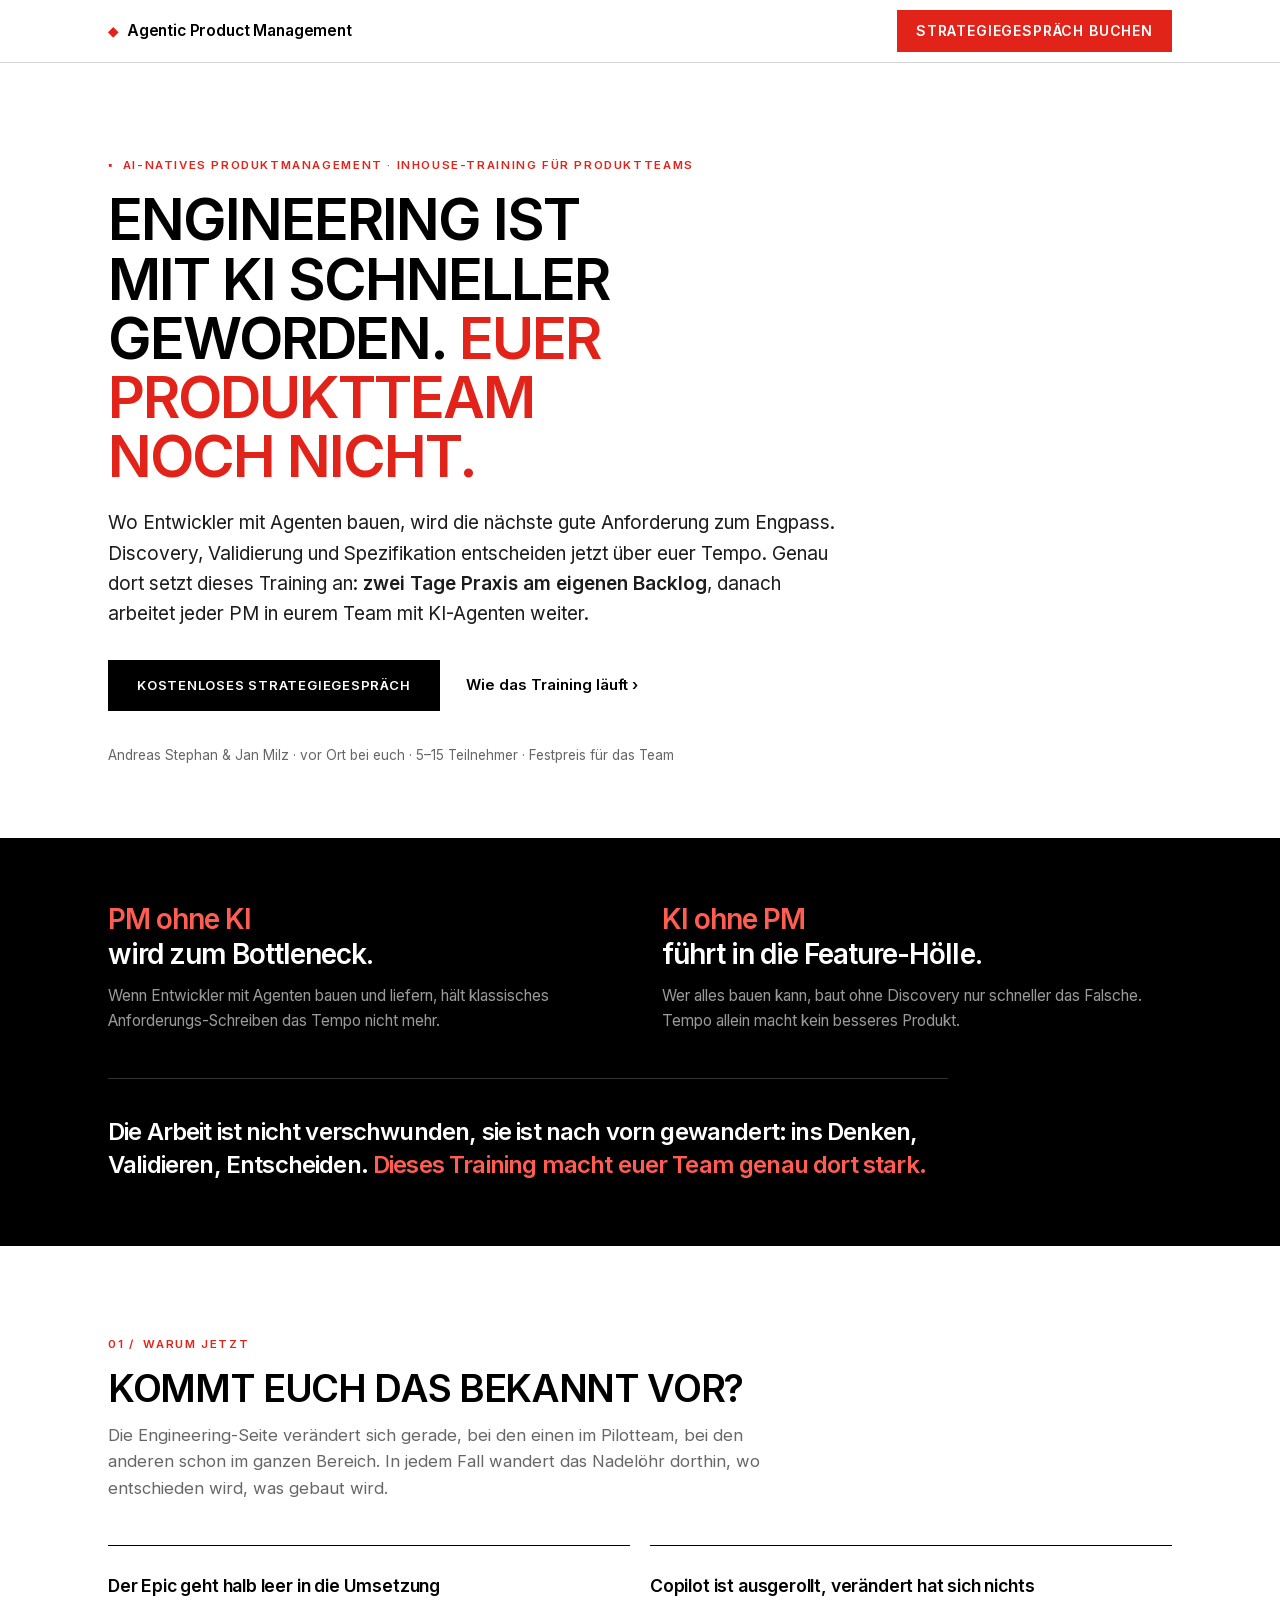
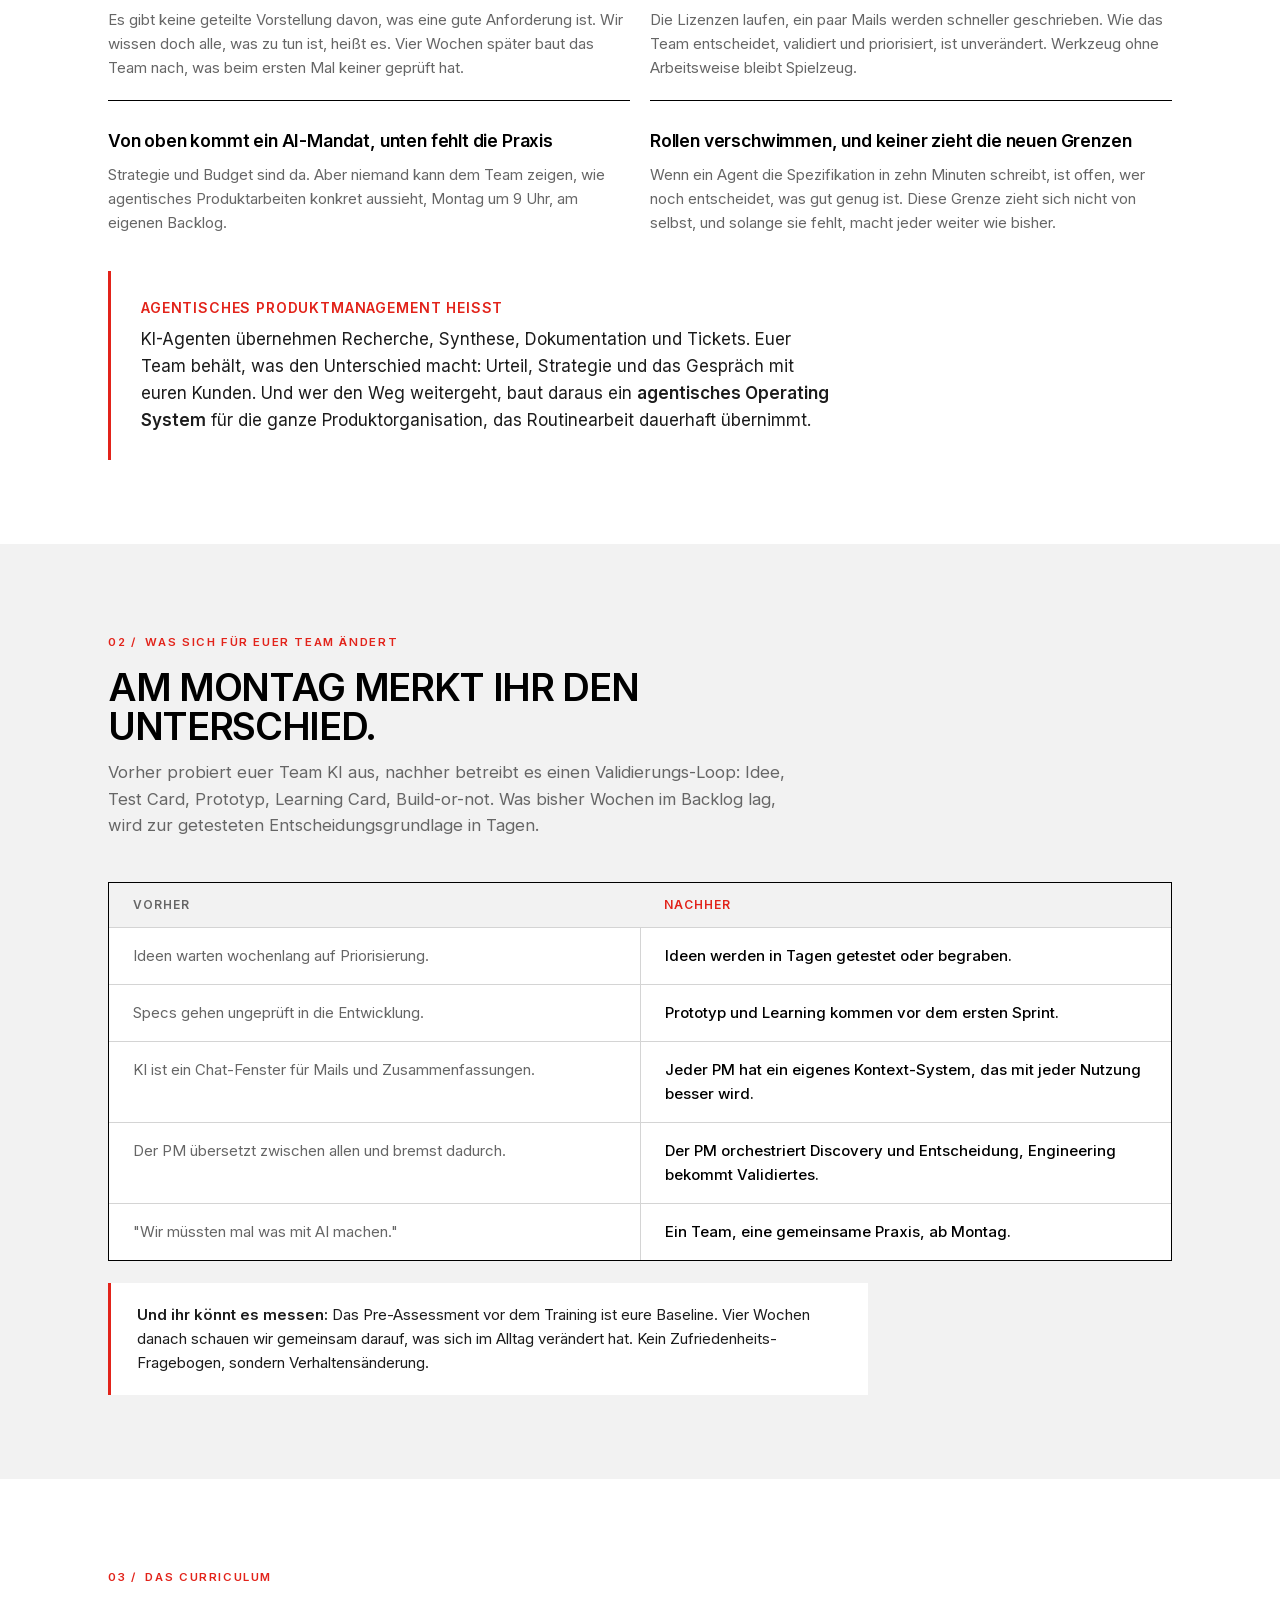
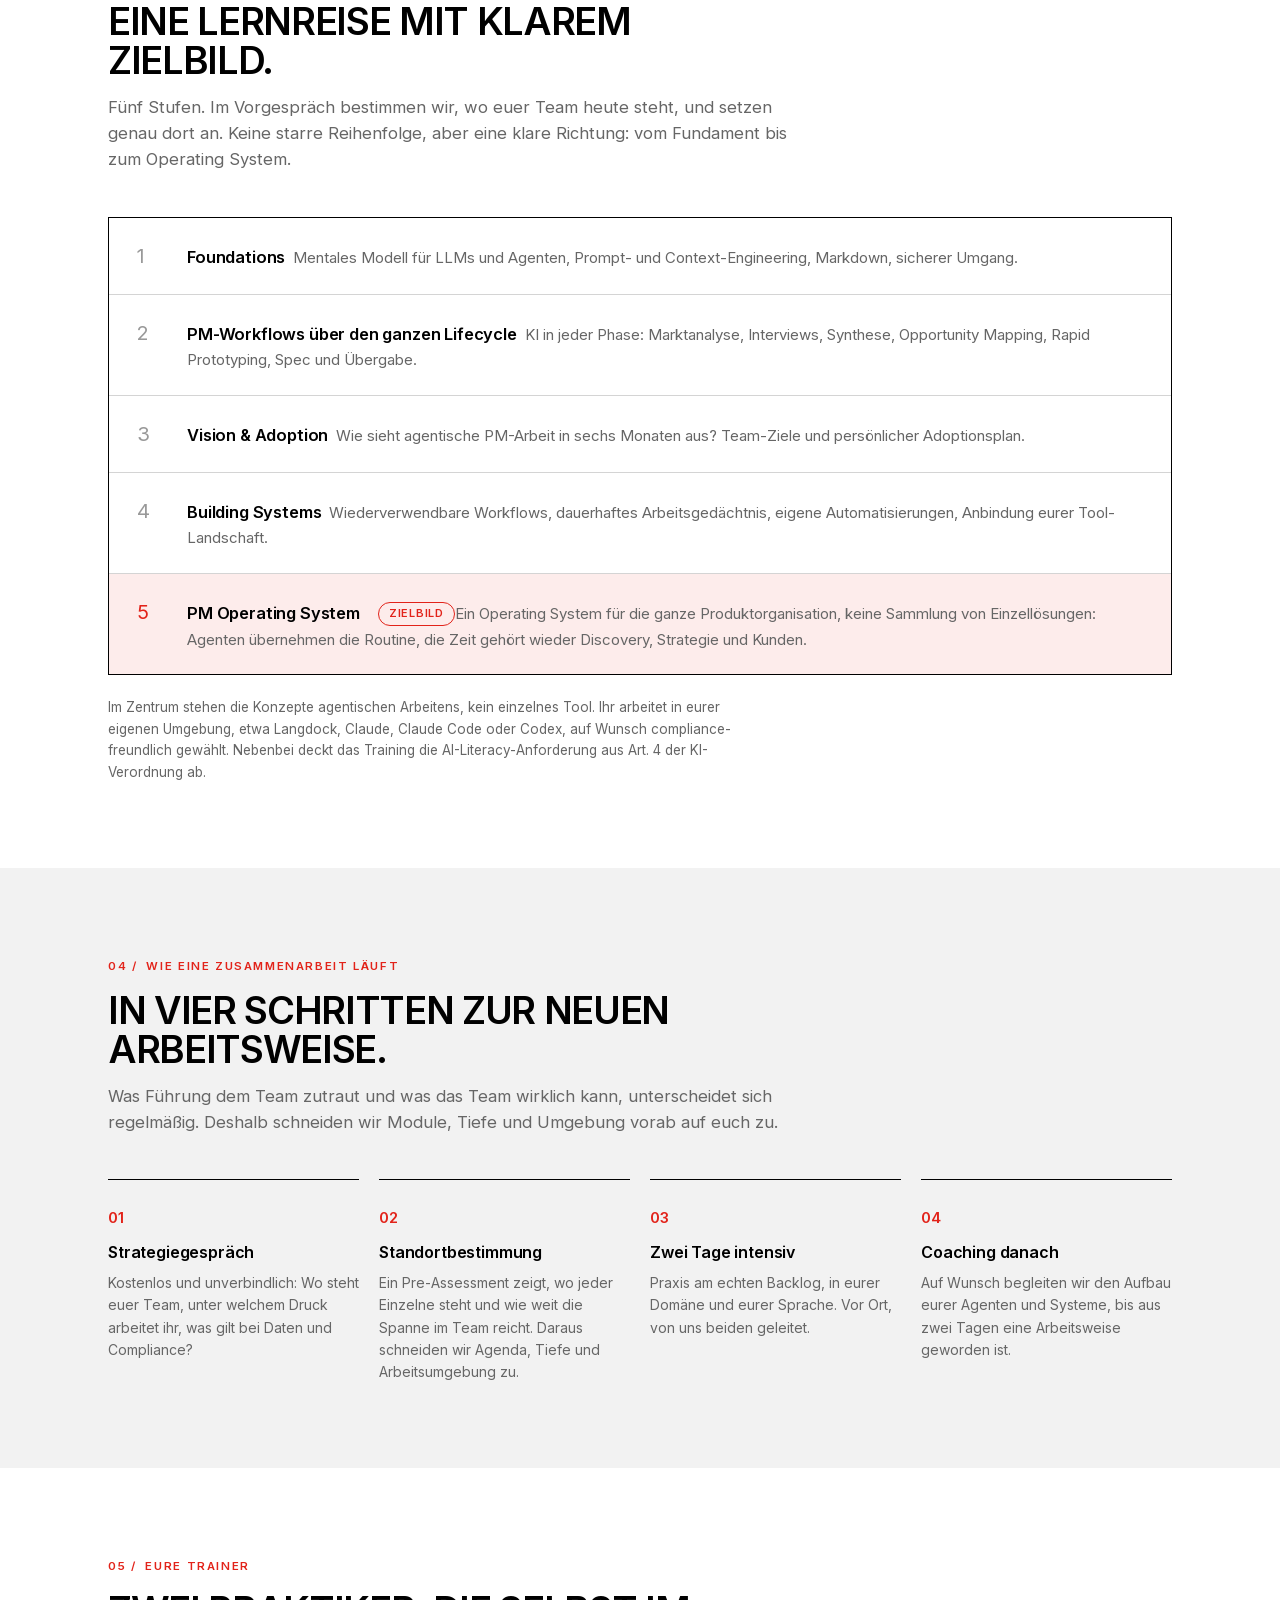
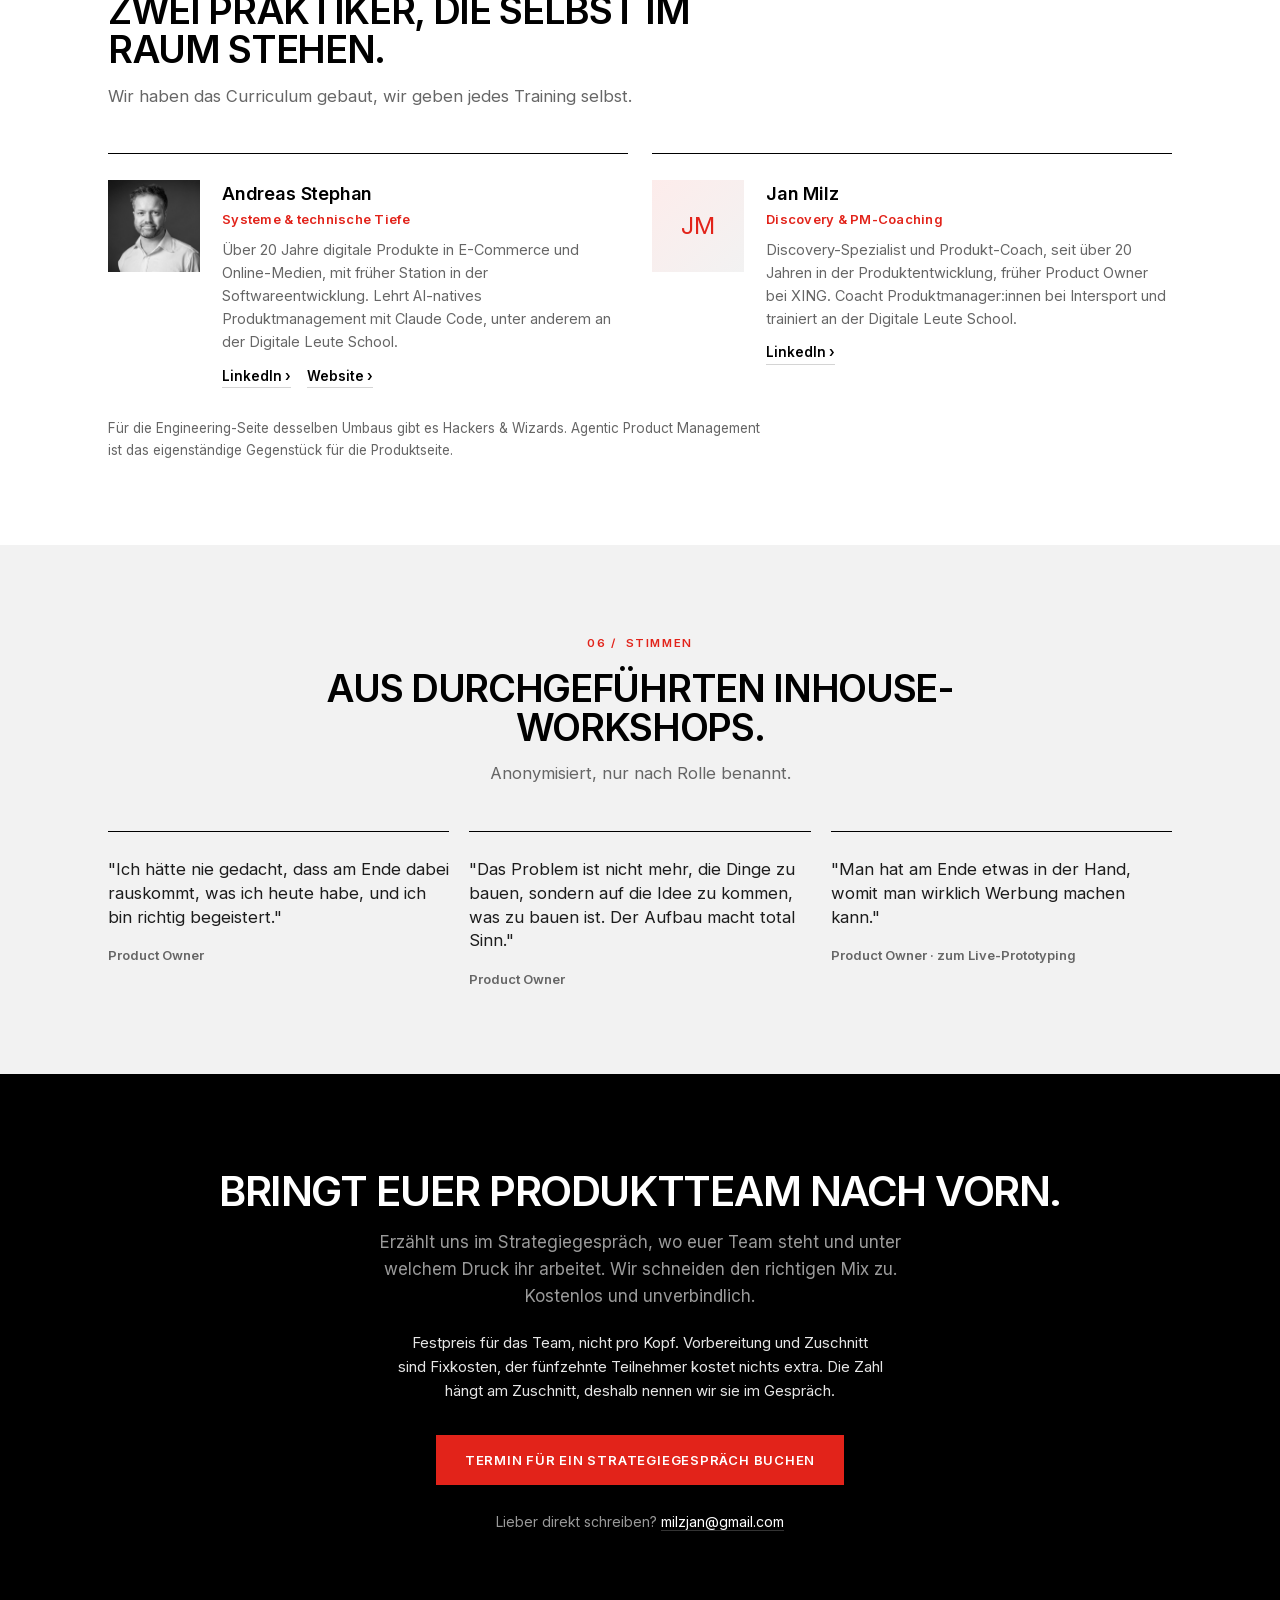
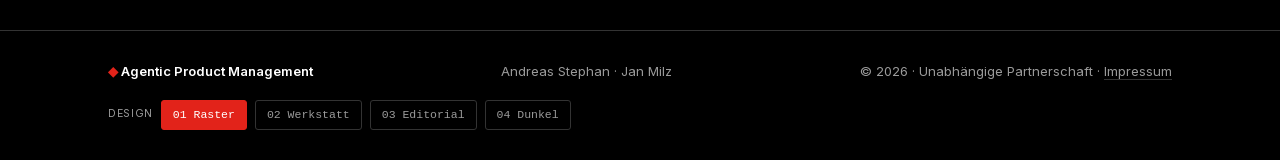
<file: index.html>
<!doctype html>
<html lang="de">
<head>
<meta charset="utf-8">
<meta name="viewport" content="width=device-width,initial-scale=1">
<title>Agentic Product Management · AI-natives Produktmanagement für Produktteams</title>
<meta name="description" content="Engineering wird mit KI schneller, euer Produktteam muss mithalten. Inhouse-Training am eigenen Backlog: 20% Theorie, 80% Praxis. Ab Montag arbeitet euer Team mit KI-Agenten.">
<link rel="preload" href="assets/fonts/inter-var-latin.woff2" as="font" type="font/woff2" crossorigin>
<link rel="preload" href="assets/fonts/fraunces-var-latin.woff2" as="font" type="font/woff2" crossorigin>
<link rel="stylesheet" href="fonts.css">
<link rel="stylesheet" href="theme.css">
<script>try{document.documentElement.setAttribute("data-theme",localStorage.getItem("apm-theme")||"swiss")}catch(e){document.documentElement.setAttribute("data-theme","swiss")}</script>
<style>
  *{box-sizing:border-box;margin:0;padding:0}
  html{scroll-behavior:smooth}
  body{background:var(--bg);color:var(--ink);font-family:var(--sans);line-height:var(--body-lh);font-size:16px;-webkit-font-smoothing:antialiased;overflow-x:hidden}
  a{color:inherit;text-decoration:none}
  .wrap{max-width:var(--maxw);margin:0 auto;padding:0 28px}
  h1,h2{font-family:var(--h-font);font-weight:var(--h-weight);letter-spacing:var(--h-tracking);line-height:var(--h-lh);text-transform:var(--h-transform)}
  h3{font-weight:600;letter-spacing:-.01em}
  .eyebrow{display:inline-flex;align-items:baseline;gap:9px;font-family:var(--eyebrow-font);font-size:var(--eyebrow-size);font-weight:600;color:var(--accent);letter-spacing:var(--eyebrow-tracking);text-transform:uppercase;margin-bottom:16px}
  .eyebrow::before{content:var(--eyebrow-mark)}
  .btn{display:inline-block;padding:14px 28px;border-radius:var(--radius-btn);font-weight:600;font-size:15px;transition:.18s;cursor:pointer;border:1px solid transparent;font-family:var(--sans)}
  .btn-primary{background:var(--ink);color:var(--bg)}
  .btn-primary:hover{opacity:.85}
  .btn-accent{background:var(--accent);color:#fff}
  .btn-accent:hover{background:var(--accent-deep)}
  .link-arrow{font-weight:600;font-size:15px;color:var(--ink)}
  .link-arrow:hover{color:var(--accent)}

  /* topbar */
  .topbar{position:sticky;top:0;z-index:50;background:var(--topbar-bg);backdrop-filter:blur(8px);border-bottom:1px solid var(--line-soft)}
  .topbar .wrap{display:flex;align-items:center;justify-content:space-between;height:62px}
  .brand{display:flex;align-items:center;gap:9px;font-weight:600;font-size:15.5px;letter-spacing:-.01em}
  .brand .dot{color:var(--accent);font-size:13px}
  .topbar .btn{padding:9px 18px;font-size:14px}

  /* hero */
  .hero{padding:88px 0 72px}
  .hero h1{font-size:clamp(36px,5.6vw,58px);max-width:17ch;margin-bottom:22px}
  .hero h1 em{font-style:var(--em-style);color:var(--accent)}
  .hero .lead{font-size:var(--lead-size);color:var(--ink-soft);max-width:62ch;margin-bottom:14px}
  .hero .lead b{font-weight:600}
  .hero-actions{display:flex;align-items:center;gap:26px;flex-wrap:wrap;margin-top:30px}
  .hero .trust{margin-top:34px;font-size:13.5px;color:var(--muted)}

  /* claim band */
  .thesis{background:var(--band-bg);color:var(--band-ink);padding:64px 0}
  .thesis .grid2{display:grid;grid-template-columns:1fr 1fr;gap:44px}
  .thesis .big{font-family:var(--h-font);font-weight:var(--h-weight);letter-spacing:var(--h-tracking);font-size:clamp(22px,2.8vw,28px);line-height:1.25;margin-bottom:12px}
  .thesis .big .hl{color:var(--band-hl)}
  .thesis p{color:var(--band-muted);font-size:15.5px;max-width:48ch}
  .thesis .mid{margin-top:44px;padding-top:36px;border-top:1px solid var(--band-line);font-family:var(--h-font);font-weight:var(--h-weight);letter-spacing:var(--h-tracking);font-size:clamp(19px,2.4vw,24px);line-height:1.4;max-width:56ch}
  .thesis .mid em{font-style:var(--em-style);color:var(--band-hl)}

  /* sections */
  section{padding:var(--sec-pad) 0}
  section.alt{background:var(--bg-alt)}
  .sec-head{max-width:680px;margin-bottom:44px}
  .sec-head h2{font-size:clamp(28px,3.6vw,38px);margin-bottom:14px}
  .sec-head p{color:var(--muted);font-size:16.5px}
  .sec-head.center{margin-left:auto;margin-right:auto;text-align:center}

  /* definition strip */
  .define{border-left:3px solid var(--accent);background:var(--paper);border-radius:0 var(--radius) var(--radius) 0;padding:26px 30px;max-width:760px;margin-top:36px}
  .define .term{font-weight:600;font-size:14px;letter-spacing:.06em;text-transform:uppercase;color:var(--accent);margin-bottom:6px}
  .define p{font-size:17px;color:var(--ink-soft)}

  /* outcomes */
  .cards{display:grid;grid-template-columns:1fr 1fr;gap:20px}
  .card{background:var(--card-bg);border:var(--border-w) solid var(--card-border);border-radius:var(--radius);padding:var(--card-pad)}
  .card h3{font-size:17.5px;margin-bottom:8px}
  .card p{color:var(--muted);font-size:15px}

  /* vorher/nachher */
  .ba{border:var(--border-w) solid var(--line);border-radius:var(--radius);overflow:hidden;background:var(--paper)}
  .ba-head{display:grid;grid-template-columns:1fr 1fr;background:var(--bg-alt);font-size:12px;font-weight:600;letter-spacing:.08em;text-transform:uppercase;color:var(--muted)}
  .ba-head span{padding:12px 24px}
  .ba-head span:last-child{color:var(--accent)}
  .ba-row{display:grid;grid-template-columns:1fr 1fr;border-top:1px solid var(--line-soft)}
  .ba-row .before,.ba-row .after{padding:16px 24px;font-size:15px}
  .ba-row .before{color:var(--muted)}
  .ba-row .after{font-weight:500;border-left:1px solid var(--line-soft)}
  .measure{margin-top:22px;border-left:3px solid var(--accent);background:var(--paper);border-radius:0 var(--radius) var(--radius) 0;padding:20px 26px;font-size:15px;color:var(--ink-soft);max-width:760px}

  /* curriculum */
  .tiers{display:flex;flex-direction:column;gap:0;border:var(--border-w) solid var(--line);border-radius:var(--radius);overflow:hidden;background:var(--paper)}
  .tier{display:flex;gap:24px;padding:22px 28px;border-bottom:1px solid var(--line-soft);align-items:baseline}
  .tier:last-child{border-bottom:none}
  .tier .num{font-family:var(--display);font-size:20px;color:var(--muted-2);min-width:26px}
  .tier h3{font-size:16.5px;display:inline;margin-right:8px}
  .tier p{display:inline;color:var(--muted);font-size:15px}
  .tier.goal{background:var(--accent-soft)}
  .tier.goal .num{color:var(--accent)}
  .tier.goal .tag{display:inline-block;font-size:11px;font-weight:600;letter-spacing:.07em;text-transform:uppercase;color:var(--accent);border:1px solid var(--accent);border-radius:99px;padding:2px 10px;margin-left:10px;vertical-align:2px}
  .fine{margin-top:22px;font-size:13.5px;color:var(--muted);max-width:74ch}

  /* ablauf */
  .steps{display:grid;grid-template-columns:repeat(4,1fr);gap:20px}
  .step{background:var(--card-bg);border:var(--border-w) solid var(--card-border);border-radius:var(--radius);padding:var(--card-pad)}
  .step .no{font-family:var(--display);font-size:15px;color:var(--accent);margin-bottom:10px;font-weight:600}
  .step h3{font-size:16px;margin-bottom:6px}
  .step p{color:var(--muted);font-size:14px}

  /* team */
  .team{display:grid;grid-template-columns:1fr 1fr;gap:24px}
  .person{background:var(--card-bg);border:var(--border-w) solid var(--card-border);border-radius:var(--radius);padding:var(--card-pad);display:flex;gap:22px}
  .person .photo{width:92px;height:92px;border-radius:var(--radius);flex-shrink:0;object-fit:cover;background:linear-gradient(135deg,var(--accent-soft),var(--bg-alt));display:flex;align-items:center;justify-content:center;font-family:var(--display);font-size:24px;color:var(--accent)}
  .person h3{font-size:18px}
  .person .role{font-size:13px;font-weight:600;color:var(--accent);margin-bottom:8px;letter-spacing:.02em}
  .person p{color:var(--muted);font-size:14.5px;margin-bottom:12px}
  .person .links{display:flex;gap:16px;font-size:13.5px;font-weight:600}
  .person .links a{color:var(--ink);border-bottom:1px solid var(--line-soft)}
  .person .links a:hover{color:var(--accent);border-color:var(--accent)}
  .eco{margin-top:30px;font-size:13.5px;color:var(--muted);max-width:74ch}

  /* quotes */
  .quotes{display:grid;grid-template-columns:repeat(3,1fr);gap:20px}
  .quote{background:var(--card-bg);border:var(--border-w) solid var(--card-border);border-radius:var(--radius);padding:var(--card-pad);display:flex;flex-direction:column;gap:16px}
  .quote p{font-family:var(--display);font-size:16.5px;line-height:1.45;color:var(--ink-soft)}
  .quote .who{font-size:13px;color:var(--muted);font-weight:600}

  /* final cta */
  .cta-final{background:var(--band-bg);color:var(--band-ink);text-align:center;padding:96px 0}
  .cta-final h2{font-size:clamp(30px,4vw,42px);margin-bottom:16px}
  .cta-final .sub{color:var(--band-muted);font-size:17px;max-width:54ch;margin:0 auto 20px}
  .cta-final .terms{color:var(--band-ink);font-size:15px;max-width:54ch;margin:0 auto 32px;opacity:.9}
  .cta-final .fallback{margin-top:26px;font-size:14px;color:var(--band-muted)}
  .cta-final .fallback a{color:var(--band-ink);border-bottom:1px solid var(--band-line)}
  .cta-final .fallback a:hover{color:var(--band-hl)}

  footer{background:var(--band-bg);color:var(--band-muted);border-top:1px solid var(--band-line);padding:30px 0;font-size:13px}
  footer .foot{display:flex;justify-content:space-between;align-items:center;gap:18px;flex-wrap:wrap}
  footer .logo{color:var(--band-ink);font-weight:600}
  footer .logo .dot{color:var(--accent)}
  footer a{border-bottom:1px solid var(--band-line)}
  footer a:hover{color:var(--band-ink);border-color:var(--band-muted)}

  @media(max-width:900px){
    .thesis .grid2,.team{grid-template-columns:1fr}
    .steps{grid-template-columns:1fr 1fr}
    .quotes{grid-template-columns:1fr}
  }
  @media(max-width:600px){
    section{padding:60px 0}
    .hero{padding:64px 0 52px}
    .cards,.steps{grid-template-columns:1fr}
    .person{flex-direction:column}
    .topbar .btn{display:none}
    .ba-head{display:none}
    .ba-row{grid-template-columns:1fr}
    .ba-row .after{border-left:none;border-top:1px dashed var(--line-soft)}
    .ba-row .before::before{content:"Vorher";display:block;font-size:11px;font-weight:600;letter-spacing:.08em;text-transform:uppercase;color:var(--muted-2);margin-bottom:4px}
    .ba-row .after::before{content:"Nachher";display:block;font-size:11px;font-weight:600;letter-spacing:.08em;text-transform:uppercase;color:var(--accent);margin-bottom:4px}
  }
</style>
</head>
<body>

<div class="topbar">
  <div class="wrap">
    <div class="brand"><span class="dot">◆</span>Agentic Product Management</div>
    <a href="#contact" class="btn btn-accent">Strategiegespräch buchen</a>
  </div>
</div>

<header class="hero">
  <div class="wrap">
    <span class="eyebrow">AI-natives Produktmanagement · Inhouse-Training für Produktteams</span>
    <h1>Engineering ist mit KI schneller geworden. <em>Euer Produktteam noch nicht.</em></h1>
    <p class="lead">Wo Entwickler mit Agenten bauen, wird die nächste gute Anforderung zum Engpass. Discovery, Validierung und Spezifikation entscheiden jetzt über euer Tempo. Genau dort setzt dieses Training an: <b>zwei Tage Praxis am eigenen Backlog</b>, danach arbeitet jeder PM in eurem Team mit KI-Agenten weiter.</p>
    <div class="hero-actions">
      <a href="#contact" class="btn btn-primary">Kostenloses Strategiegespräch</a>
      <a href="#ablauf" class="link-arrow">Wie das Training läuft ›</a>
    </div>
    <div class="trust">Andreas Stephan &amp; Jan Milz · vor Ort bei euch · 5&#8211;15 Teilnehmer · Festpreis für das Team</div>
  </div>
</header>

<div class="thesis">
  <div class="wrap">
    <div class="grid2">
      <div>
        <div class="big"><span class="hl">PM ohne KI</span><br>wird zum Bottleneck.</div>
        <p>Wenn Entwickler mit Agenten bauen und liefern, hält klassisches Anforderungs-Schreiben das Tempo nicht mehr.</p>
      </div>
      <div>
        <div class="big"><span class="hl">KI ohne PM</span><br>führt in die Feature-Hölle.</div>
        <p>Wer alles bauen kann, baut ohne Discovery nur schneller das Falsche. Tempo allein macht kein besseres Produkt.</p>
      </div>
    </div>
    <div class="mid">Die Arbeit ist nicht verschwunden, sie ist nach vorn gewandert: ins Denken, Validieren, Entscheiden. <em>Dieses Training macht euer Team genau dort stark.</em></div>
  </div>
</div>

<section id="warum">
  <div class="wrap">
    <div class="sec-head">
      <span class="eyebrow">Warum jetzt</span>
      <h2>Kommt euch das bekannt vor?</h2>
      <p>Die Engineering-Seite verändert sich gerade, bei den einen im Pilotteam, bei den anderen schon im ganzen Bereich. In jedem Fall wandert das Nadelöhr dorthin, wo entschieden wird, was gebaut wird.</p>
    </div>
    <div class="cards">
      <div class="card">
        <h3>Der Epic geht halb leer in die Umsetzung</h3>
        <p>Es gibt keine geteilte Vorstellung davon, was eine gute Anforderung ist. Wir wissen doch alle, was zu tun ist, heißt es. Vier Wochen später baut das Team nach, was beim ersten Mal keiner geprüft hat.</p>
      </div>
      <div class="card">
        <h3>Copilot ist ausgerollt, verändert hat sich nichts</h3>
        <p>Die Lizenzen laufen, ein paar Mails werden schneller geschrieben. Wie das Team entscheidet, validiert und priorisiert, ist unverändert. Werkzeug ohne Arbeitsweise bleibt Spielzeug.</p>
      </div>
      <div class="card">
        <h3>Von oben kommt ein AI-Mandat, unten fehlt die Praxis</h3>
        <p>Strategie und Budget sind da. Aber niemand kann dem Team zeigen, wie agentisches Produktarbeiten konkret aussieht, Montag um 9 Uhr, am eigenen Backlog.</p>
      </div>
      <div class="card">
        <h3>Rollen verschwimmen, und keiner zieht die neuen Grenzen</h3>
        <p>Wenn ein Agent die Spezifikation in zehn Minuten schreibt, ist offen, wer noch entscheidet, was gut genug ist. Diese Grenze zieht sich nicht von selbst, und solange sie fehlt, macht jeder weiter wie bisher.</p>
      </div>
    </div>
    <div class="define">
      <div class="term">Agentisches Produktmanagement heißt</div>
      <p>KI-Agenten übernehmen Recherche, Synthese, Dokumentation und Tickets. Euer Team behält, was den Unterschied macht: Urteil, Strategie und das Gespräch mit euren Kunden. Und wer den Weg weitergeht, baut daraus ein <b>agentisches Operating System</b> für die ganze Produktorganisation, das Routinearbeit dauerhaft übernimmt.</p>
    </div>
  </div>
</section>

<section class="alt" id="outcomes">
  <div class="wrap">
    <div class="sec-head">
      <span class="eyebrow">Was sich für euer Team ändert</span>
      <h2>Am Montag merkt ihr den Unterschied.</h2>
      <p>Vorher probiert euer Team KI aus, nachher betreibt es einen Validierungs-Loop: Idee, Test Card, Prototyp, Learning Card, Build-or-not. Was bisher Wochen im Backlog lag, wird zur getesteten Entscheidungsgrundlage in Tagen.</p>
    </div>
    <div class="ba">
      <div class="ba-head"><span>Vorher</span><span>Nachher</span></div>
      <div class="ba-row">
        <div class="before">Ideen warten wochenlang auf Priorisierung.</div>
        <div class="after">Ideen werden in Tagen getestet oder begraben.</div>
      </div>
      <div class="ba-row">
        <div class="before">Specs gehen ungeprüft in die Entwicklung.</div>
        <div class="after">Prototyp und Learning kommen vor dem ersten Sprint.</div>
      </div>
      <div class="ba-row">
        <div class="before">KI ist ein Chat-Fenster für Mails und Zusammenfassungen.</div>
        <div class="after">Jeder PM hat ein eigenes Kontext-System, das mit jeder Nutzung besser wird.</div>
      </div>
      <div class="ba-row">
        <div class="before">Der PM übersetzt zwischen allen und bremst dadurch.</div>
        <div class="after">Der PM orchestriert Discovery und Entscheidung, Engineering bekommt Validiertes.</div>
      </div>
      <div class="ba-row">
        <div class="before">"Wir müssten mal was mit AI machen."</div>
        <div class="after">Ein Team, eine gemeinsame Praxis, ab Montag.</div>
      </div>
    </div>
    <div class="measure">
      <p><b>Und ihr könnt es messen:</b> Das Pre-Assessment vor dem Training ist eure Baseline. Vier Wochen danach schauen wir gemeinsam darauf, was sich im Alltag verändert hat. Kein Zufriedenheits-Fragebogen, sondern Verhaltensänderung.</p>
    </div>
  </div>
</section>

<section id="curriculum">
  <div class="wrap">
    <div class="sec-head">
      <span class="eyebrow">Das Curriculum</span>
      <h2>Eine Lernreise mit klarem Zielbild.</h2>
      <p>Fünf Stufen. Im Vorgespräch bestimmen wir, wo euer Team heute steht, und setzen genau dort an. Keine starre Reihenfolge, aber eine klare Richtung: vom Fundament bis zum Operating System.</p>
    </div>
    <div class="tiers">
      <div class="tier">
        <span class="num">1</span>
        <div><h3>Foundations</h3><p>Mentales Modell für LLMs und Agenten, Prompt- und Context-Engineering, Markdown, sicherer Umgang.</p></div>
      </div>
      <div class="tier">
        <span class="num">2</span>
        <div><h3>PM-Workflows über den ganzen Lifecycle</h3><p>KI in jeder Phase: Marktanalyse, Interviews, Synthese, Opportunity Mapping, Rapid Prototyping, Spec und Übergabe.</p></div>
      </div>
      <div class="tier">
        <span class="num">3</span>
        <div><h3>Vision &amp; Adoption</h3><p>Wie sieht agentische PM-Arbeit in sechs Monaten aus? Team-Ziele und persönlicher Adoptionsplan.</p></div>
      </div>
      <div class="tier">
        <span class="num">4</span>
        <div><h3>Building Systems</h3><p>Wiederverwendbare Workflows, dauerhaftes Arbeitsgedächtnis, eigene Automatisierungen, Anbindung eurer Tool-Landschaft.</p></div>
      </div>
      <div class="tier goal">
        <span class="num">5</span>
        <div><h3>PM Operating System</h3><span class="tag">Zielbild</span><p>Ein Operating System für die ganze Produktorganisation, keine Sammlung von Einzellösungen: Agenten übernehmen die Routine, die Zeit gehört wieder Discovery, Strategie und Kunden.</p></div>
      </div>
    </div>
    <p class="fine">Im Zentrum stehen die Konzepte agentischen Arbeitens, kein einzelnes Tool. Ihr arbeitet in eurer eigenen Umgebung, etwa Langdock, Claude, Claude Code oder Codex, auf Wunsch compliance-freundlich gewählt. Nebenbei deckt das Training die AI-Literacy-Anforderung aus Art. 4 der KI-Verordnung ab.</p>
  </div>
</section>

<section class="alt" id="ablauf">
  <div class="wrap">
    <div class="sec-head">
      <span class="eyebrow">Wie eine Zusammenarbeit läuft</span>
      <h2>In vier Schritten zur neuen Arbeitsweise.</h2>
      <p>Was Führung dem Team zutraut und was das Team wirklich kann, unterscheidet sich regelmäßig. Deshalb schneiden wir Module, Tiefe und Umgebung vorab auf euch zu.</p>
    </div>
    <div class="steps">
      <div class="step">
        <div class="no">01</div>
        <h3>Strategiegespräch</h3>
        <p>Kostenlos und unverbindlich: Wo steht euer Team, unter welchem Druck arbeitet ihr, was gilt bei Daten und Compliance?</p>
      </div>
      <div class="step">
        <div class="no">02</div>
        <h3>Standortbestimmung</h3>
        <p>Ein Pre-Assessment zeigt, wo jeder Einzelne steht und wie weit die Spanne im Team reicht. Daraus schneiden wir Agenda, Tiefe und Arbeitsumgebung zu.</p>
      </div>
      <div class="step">
        <div class="no">03</div>
        <h3>Zwei Tage intensiv</h3>
        <p>Praxis am echten Backlog, in eurer Domäne und eurer Sprache. Vor Ort, von uns beiden geleitet.</p>
      </div>
      <div class="step">
        <div class="no">04</div>
        <h3>Coaching danach</h3>
        <p>Auf Wunsch begleiten wir den Aufbau eurer Agenten und Systeme, bis aus zwei Tagen eine Arbeitsweise geworden ist.</p>
      </div>
    </div>
  </div>
</section>

<section id="team">
  <div class="wrap">
    <div class="sec-head">
      <span class="eyebrow">Eure Trainer</span>
      <h2>Zwei Praktiker, die selbst im Raum stehen.</h2>
      <p>Wir haben das Curriculum gebaut, wir geben jedes Training selbst.</p>
    </div>
    <div class="team">
      <div class="person">
        <!-- Farbvariante liegt als assets/andreas.jpg daneben, falls euch die lieber ist. -->
        <img class="photo" src="assets/andreas-bw.jpg" alt="Porträt von Andreas Stephan" width="400" height="400" loading="lazy">
        <div>
          <h3>Andreas Stephan</h3>
          <div class="role">Systeme &amp; technische Tiefe</div>
          <p>Über 20 Jahre digitale Produkte in E-Commerce und Online-Medien, mit früher Station in der Softwareentwicklung. Lehrt AI-natives Produktmanagement mit Claude Code, unter anderem an der Digitale Leute School.</p>
          <div class="links">
            <a href="https://www.linkedin.com/in/andreasstephan/" target="_blank" rel="noopener">LinkedIn ›</a>
            <a href="https://andreasstephan.com/" target="_blank" rel="noopener">Website ›</a>
          </div>
        </div>
      </div>
      <div class="person">
        <!-- TODO Jan: Portraet fehlt. Gleicher Zuschnitt wie andreas-bw.jpg, quadratisch, Schwarzweiss.
             Solange nur ein echtes Foto da ist, wirkt die Sektion halbfertig. -->
        <div class="photo">JM</div>
        <div>
          <h3>Jan Milz</h3>
          <div class="role">Discovery &amp; PM-Coaching</div>
          <p>Discovery-Spezialist und Produkt-Coach, seit über 20 Jahren in der Produktentwicklung, früher Product Owner bei XING. Coacht Produktmanager:innen bei Intersport und trainiert an der Digitale Leute School.</p>
          <div class="links">
            <a href="https://www.linkedin.com/in/jan-milz-02ab8210/" target="_blank" rel="noopener">LinkedIn ›</a>
            <!-- TODO Jan: Website-URL fehlt. Link bewusst entfernt statt tot stehen zu lassen. -->
          </div>
        </div>
      </div>
    </div>
    <p class="eco">Für die Engineering-Seite desselben Umbaus gibt es Hackers &amp; Wizards. Agentic Product Management ist das eigenständige Gegenstück für die Produktseite.</p>
  </div>
</section>

<section class="alt" id="stimmen">
  <div class="wrap">
    <div class="sec-head center">
      <span class="eyebrow">Stimmen</span>
      <h2>Aus durchgeführten Inhouse-Workshops.</h2>
      <p>Anonymisiert, nur nach Rolle benannt.</p>
    </div>
    <div class="quotes">
      <div class="quote">
        <p>"Ich hätte nie gedacht, dass am Ende dabei rauskommt, was ich heute habe, und ich bin richtig begeistert."</p>
        <div class="who">Product Owner</div>
      </div>
      <div class="quote">
        <p>"Das Problem ist nicht mehr, die Dinge zu bauen, sondern auf die Idee zu kommen, was zu bauen ist. Der Aufbau macht total Sinn."</p>
        <div class="who">Product Owner</div>
      </div>
      <div class="quote">
        <p>"Man hat am Ende etwas in der Hand, womit man wirklich Werbung machen kann."</p>
        <div class="who">Product Owner · zum Live-Prototyping</div>
      </div>
    </div>
  </div>
</section>

<section class="cta-final" id="contact">
  <div class="wrap">
    <h2>Bringt euer Produktteam nach vorn.</h2>
    <p class="sub">Erzählt uns im Strategiegespräch, wo euer Team steht und unter welchem Druck ihr arbeitet. Wir schneiden den richtigen Mix zu. Kostenlos und unverbindlich.</p>
    <p class="terms">Festpreis für das Team, nicht pro Kopf. Vorbereitung und Zuschnitt sind Fixkosten, der fünfzehnte Teilnehmer kostet nichts extra. Die Zahl hängt am Zuschnitt, deshalb nennen wir sie im Gespräch.</p>
    <a href="https://calendar.app.google/wePdEHGH2onS4sRN9" target="_blank" rel="noopener" class="btn btn-accent">Termin für ein Strategiegespräch buchen</a>
    <!-- TODO: Domain steht seit 26.08.2026, also faellig. Private Gmail durch eine
         Adresse unter agenticpm.de ersetzen, hier und im Impressum. Die Buyer-Persona
         stolpert genau hier: fuenfstelliges Budget an eine private Mailadresse. -->
    <p class="fallback">Lieber direkt schreiben? <a href="mailto:milzjan@gmail.com">milzjan@gmail.com</a></p>
  </div>
</section>

<footer>
  <div class="wrap foot">
    <div class="logo"><span class="dot">◆</span> Agentic Product Management</div>
    <div>Andreas Stephan · Jan Milz</div>
    <div>© 2026 · Unabhängige Partnerschaft · <a href="impressum.html">Impressum</a></div>
    <!-- TEMPORAER: Vergleichsschalter fuer die Designentscheidung.
         Faellt raus, sobald Andreas und Jan sich festgelegt haben. -->
    <div class="themeswitch" role="group" aria-label="Design-Variante wählen">
      <span class="lbl">Design</span>
      <button type="button" data-set="swiss">01 Raster</button>
      <button type="button" data-set="werkstatt">02 Werkstatt</button>
      <button type="button" data-set="editorial">03 Editorial</button>
      <button type="button" data-set="dunkel">04 Dunkel</button>
    </div>
  </div>
</footer>

<!-- TEMPORAER: gehoert zum Vergleichsschalter oben. -->
<script>
(function(){
  var KEY = "apm-theme", DEFAULT = "swiss";
  var root = document.documentElement;

  function apply(name){
    root.setAttribute("data-theme", name);
    try { localStorage.setItem(KEY, name); } catch(e) {}
    var buttons = document.querySelectorAll(".themeswitch button");
    for (var i = 0; i < buttons.length; i++){
      buttons[i].setAttribute("aria-pressed", buttons[i].dataset.set === name ? "true" : "false");
    }
  }

  var current;
  try { current = localStorage.getItem(KEY); } catch(e) {}
  apply(current || DEFAULT);

  document.addEventListener("click", function(ev){
    var btn = ev.target.closest(".themeswitch button");
    if (btn) apply(btn.dataset.set);
  });
})();
</script>

</body>
</html>
</file>
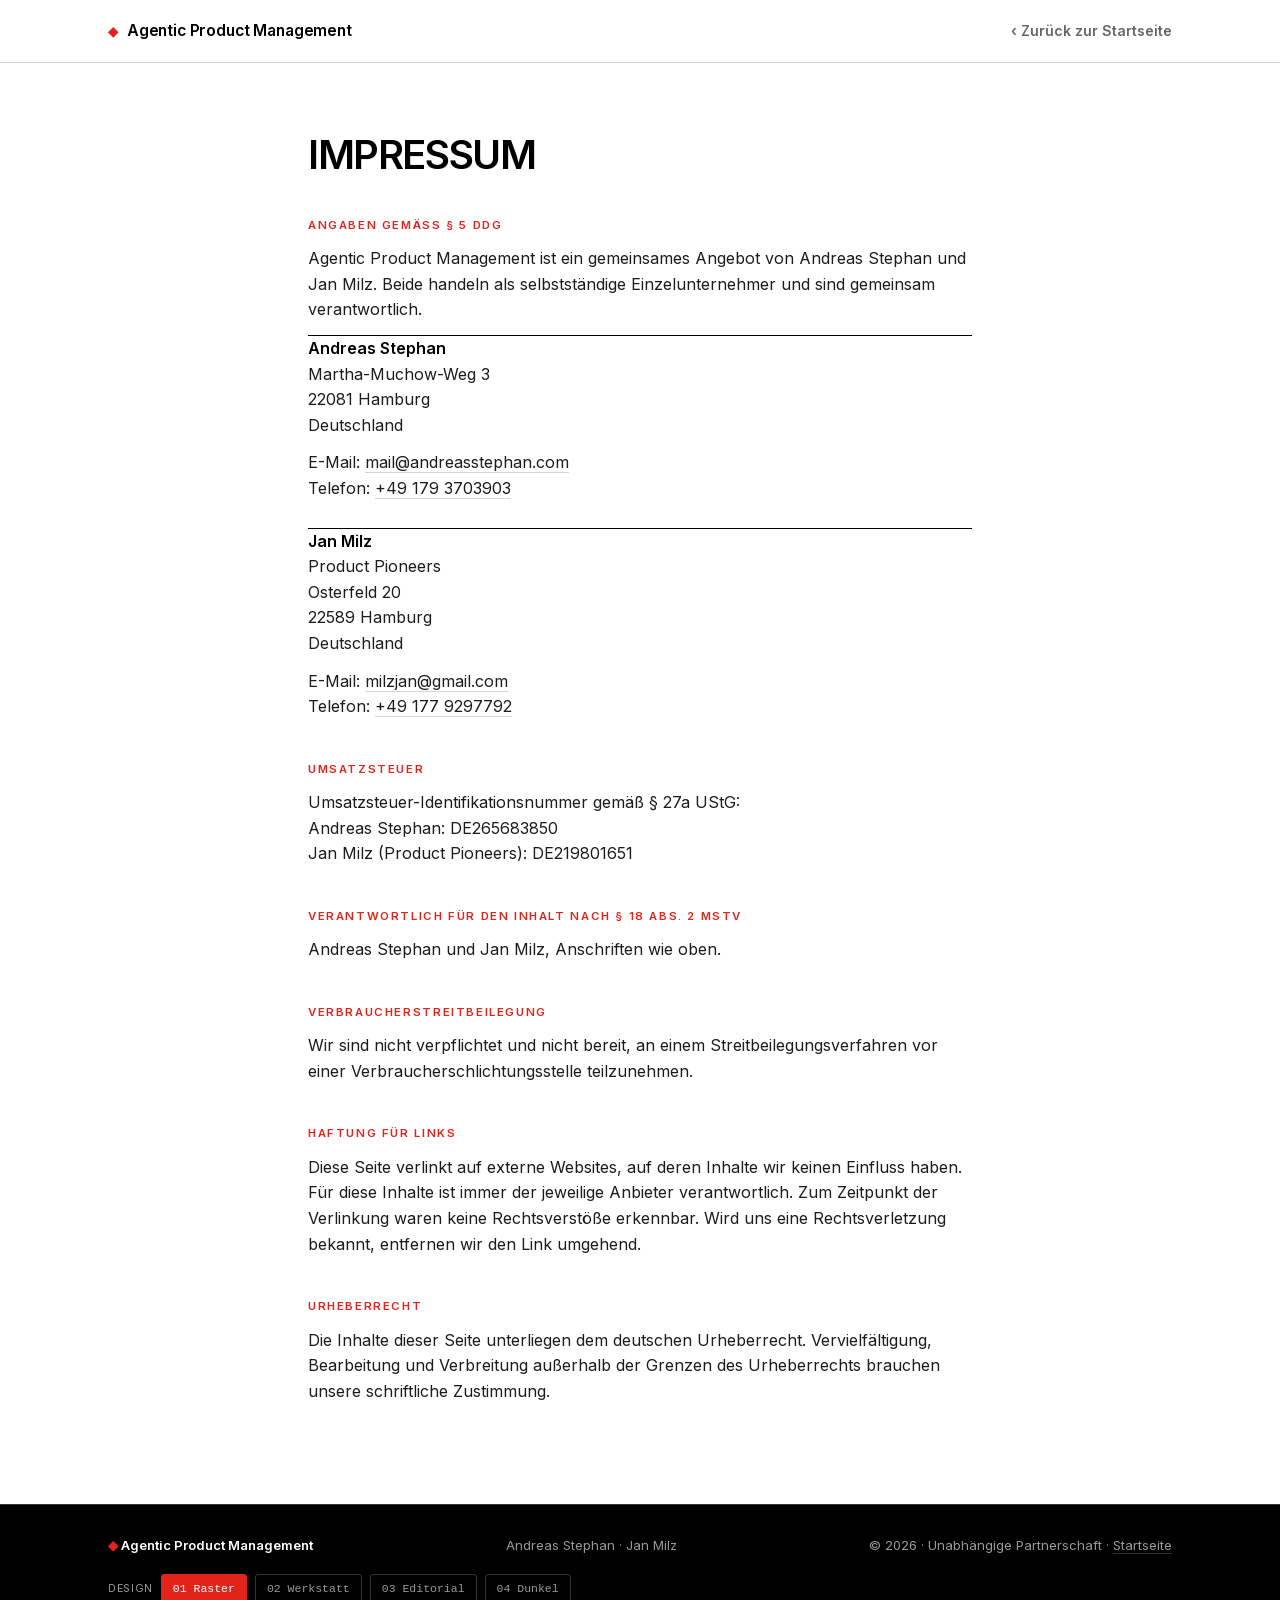
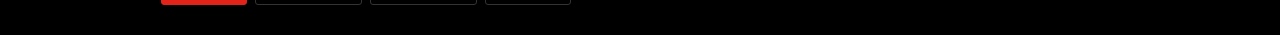
<file: impressum.html>
<!doctype html>
<html lang="de">
<head>
<meta charset="utf-8">
<meta name="viewport" content="width=device-width,initial-scale=1">
<title>Impressum · Agentic Product Management</title>
<meta name="description" content="Impressum und Anbieterkennzeichnung für Agentic Product Management, Andreas Stephan und Jan Milz.">
<meta name="robots" content="noindex">
<link rel="preload" href="assets/fonts/inter-var-latin.woff2" as="font" type="font/woff2" crossorigin>
<link rel="stylesheet" href="fonts.css">
<link rel="stylesheet" href="theme.css">
<script>try{document.documentElement.setAttribute("data-theme",localStorage.getItem("apm-theme")||"swiss")}catch(e){document.documentElement.setAttribute("data-theme","swiss")}</script>
<style>
  *{box-sizing:border-box;margin:0;padding:0}
  body{background:var(--bg);color:var(--ink);font-family:var(--sans);line-height:var(--body-lh);font-size:16px;-webkit-font-smoothing:antialiased}
  a{color:inherit;text-decoration:none}
  .wrap{max-width:var(--maxw);margin:0 auto;padding:0 28px}

  .topbar{position:sticky;top:0;z-index:50;background:var(--topbar-bg);backdrop-filter:blur(8px);border-bottom:1px solid var(--line-soft)}
  .topbar .wrap{display:flex;align-items:center;justify-content:space-between;height:62px}
  .brand{display:flex;align-items:center;gap:9px;font-weight:600;font-size:15.5px;letter-spacing:-.01em}
  .brand .dot{color:var(--accent);font-size:13px}
  .back{font-size:14px;font-weight:600;color:var(--muted)}
  .back:hover{color:var(--accent)}

  main{padding:72px 0 88px}
  main .wrap{max-width:720px}
  h1{font-family:var(--h-font);font-weight:var(--h-weight);font-size:clamp(30px,4vw,40px);letter-spacing:var(--h-tracking);line-height:var(--h-lh);text-transform:var(--h-transform);margin-bottom:40px}
  h2{font-family:var(--eyebrow-font);font-size:var(--eyebrow-size);font-weight:600;letter-spacing:var(--eyebrow-tracking);text-transform:uppercase;color:var(--accent);margin:40px 0 12px}
  h2:first-of-type{margin-top:0}
  p{margin-bottom:12px;color:var(--ink-soft)}
  p.note{color:var(--muted);font-size:14.5px}
  a.inline{border-bottom:1px solid var(--line-soft)}
  a.inline:hover{color:var(--accent);border-color:var(--accent)}
  .person{margin-bottom:26px}
  .person strong{font-weight:600;color:var(--ink)}

  footer{background:var(--band-bg);color:var(--band-muted);border-top:1px solid var(--band-line);padding:30px 0;font-size:13px}
  footer .foot{display:flex;justify-content:space-between;align-items:center;gap:18px;flex-wrap:wrap}
  footer .logo{color:var(--band-ink);font-weight:600}
  footer .logo .dot{color:var(--accent)}
  footer a{border-bottom:1px solid var(--band-line)}
  footer a:hover{color:var(--band-ink);border-color:var(--band-muted)}
</style>
</head>
<body>

<div class="topbar">
  <div class="wrap">
    <a href="index.html" class="brand"><span class="dot">◆</span>Agentic Product Management</a>
    <a href="index.html" class="back">‹ Zurück zur Startseite</a>
  </div>
</div>

<main>
  <div class="wrap">
    <h1>Impressum</h1>

    <h2>Angaben gemäß § 5 DDG</h2>
    <p>Agentic Product Management ist ein gemeinsames Angebot von Andreas Stephan und Jan Milz. Beide handeln als selbstständige Einzelunternehmer und sind gemeinsam verantwortlich.</p>

    <div class="person">
      <p><strong>Andreas Stephan</strong><br>
      Martha-Muchow-Weg 3<br>
      22081 Hamburg<br>
      Deutschland</p>
      <p>E-Mail: <a class="inline" href="mailto:mail@andreasstephan.com">mail@andreasstephan.com</a><br>
      Telefon: <a class="inline" href="tel:+491793703903">+49 179 3703903</a></p>
    </div>

    <div class="person">
      <p><strong>Jan Milz</strong><br>
      Product Pioneers<br>
      Osterfeld 20<br>
      22589 Hamburg<br>
      Deutschland</p>
      <p>E-Mail: <a class="inline" href="mailto:milzjan@gmail.com">milzjan@gmail.com</a><br>
      Telefon: <a class="inline" href="tel:+491779297792">+49 177 9297792</a></p>
    </div>

    <h2>Umsatzsteuer</h2>
    <p>Umsatzsteuer-Identifikationsnummer gemäß § 27a UStG:<br>
    Andreas Stephan: DE265683850<br>
    Jan Milz (Product Pioneers): DE219801651</p>

    <h2>Verantwortlich für den Inhalt nach § 18 Abs. 2 MStV</h2>
    <p>Andreas Stephan und Jan Milz, Anschriften wie oben.</p>

    <h2>Verbraucherstreitbeilegung</h2>
    <p>Wir sind nicht verpflichtet und nicht bereit, an einem Streitbeilegungsverfahren vor einer Verbraucherschlichtungsstelle teilzunehmen.</p>

    <h2>Haftung für Links</h2>
    <p>Diese Seite verlinkt auf externe Websites, auf deren Inhalte wir keinen Einfluss haben. Für diese Inhalte ist immer der jeweilige Anbieter verantwortlich. Zum Zeitpunkt der Verlinkung waren keine Rechtsverstöße erkennbar. Wird uns eine Rechtsverletzung bekannt, entfernen wir den Link umgehend.</p>

    <h2>Urheberrecht</h2>
    <p>Die Inhalte dieser Seite unterliegen dem deutschen Urheberrecht. Vervielfältigung, Bearbeitung und Verbreitung außerhalb der Grenzen des Urheberrechts brauchen unsere schriftliche Zustimmung.</p>
  </div>
</main>

<footer>
  <div class="wrap foot">
    <div class="logo"><span class="dot">◆</span> Agentic Product Management</div>
    <div>Andreas Stephan · Jan Milz</div>
    <div>© 2026 · Unabhängige Partnerschaft · <a href="index.html">Startseite</a></div>
    <!-- TEMPORAER: Vergleichsschalter fuer die Designentscheidung. -->
    <div class="themeswitch" role="group" aria-label="Design-Variante wählen">
      <span class="lbl">Design</span>
      <button type="button" data-set="swiss">01 Raster</button>
      <button type="button" data-set="werkstatt">02 Werkstatt</button>
      <button type="button" data-set="editorial">03 Editorial</button>
      <button type="button" data-set="dunkel">04 Dunkel</button>
    </div>
  </div>
</footer>

<!-- TEMPORAER: gehoert zum Vergleichsschalter oben. -->
<script>
(function(){
  var KEY = "apm-theme", DEFAULT = "swiss";
  var root = document.documentElement;

  function apply(name){
    root.setAttribute("data-theme", name);
    try { localStorage.setItem(KEY, name); } catch(e) {}
    var buttons = document.querySelectorAll(".themeswitch button");
    for (var i = 0; i < buttons.length; i++){
      buttons[i].setAttribute("aria-pressed", buttons[i].dataset.set === name ? "true" : "false");
    }
  }

  var current;
  try { current = localStorage.getItem(KEY); } catch(e) {}
  apply(current || DEFAULT);

  document.addEventListener("click", function(ev){
    var btn = ev.target.closest(".themeswitch button");
    if (btn) apply(btn.dataset.set);
  });
})();
</script>


</body>
</html>
</file>
<file: fonts.css>
/* Lokale Schriften: Fraunces und Inter, Variable Fonts, Subsets latin und latin-ext.
   Ersetzt die Einbindung ueber fonts.googleapis.com, damit beim Seitenaufruf keine
   Besucher-IP an Google uebertragen wird. Aktualisieren: siehe assets/fonts/README.md */

@font-face{
  font-family:'Fraunces';
  font-style:normal;
  font-weight:500 600;
  font-display:swap;
  src:url(assets/fonts/fraunces-var-latin.woff2) format('woff2');
  unicode-range:U+0000-00FF, U+0131, U+0152-0153, U+02BB-02BC, U+02C6, U+02DA, U+02DC, U+0304, U+0308, U+0329, U+2000-206F, U+20AC, U+2122, U+2191, U+2193, U+2212, U+2215, U+FEFF, U+FFFD;
}
@font-face{
  font-family:'Fraunces';
  font-style:normal;
  font-weight:500 600;
  font-display:swap;
  src:url(assets/fonts/fraunces-var-latin-ext.woff2) format('woff2');
  unicode-range:U+0100-02BA, U+02BD-02C5, U+02C7-02CC, U+02CE-02D7, U+02DD-02FF, U+0304, U+0308, U+0329, U+1D00-1DBF, U+1E00-1E9F, U+1EF2-1EFF, U+2020, U+20A0-20AB, U+20AD-20C0, U+2113, U+2C60-2C7F, U+A720-A7FF;
}
@font-face{
  font-family:'Inter';
  font-style:normal;
  font-weight:400 600;
  font-display:swap;
  src:url(assets/fonts/inter-var-latin.woff2) format('woff2');
  unicode-range:U+0000-00FF, U+0131, U+0152-0153, U+02BB-02BC, U+02C6, U+02DA, U+02DC, U+0304, U+0308, U+0329, U+2000-206F, U+20AC, U+2122, U+2191, U+2193, U+2212, U+2215, U+FEFF, U+FFFD;
}
@font-face{
  font-family:'Inter';
  font-style:normal;
  font-weight:400 600;
  font-display:swap;
  src:url(assets/fonts/inter-var-latin-ext.woff2) format('woff2');
  unicode-range:U+0100-02BA, U+02BD-02C5, U+02C7-02CC, U+02CE-02D7, U+02DD-02FF, U+0304, U+0308, U+0329, U+1D00-1DBF, U+1E00-1E9F, U+1EF2-1EFF, U+2020, U+20A0-20AB, U+20AD-20C0, U+2113, U+2C60-2C7F, U+A720-A7FF;
}
</file>
<file: theme.css>
/* ===========================================================================
   Vier Design-Varianten zum Vergleich. Umschaltbar ueber den Schalter im
   Footer, die Wahl haelt via localStorage ueber beide Seiten.

   Wenn eine Variante gewonnen hat: die Gewinner-Werte nach :root ziehen,
   die uebrigen [data-theme]-Bloecke loeschen, Switcher und Script entfernen.

     swiss      Schweizer Raster, Default. Harte Kanten, Linien statt Karten.
     werkstatt  Arbeitsdokument. Monospace-Struktur, gedaempfte Tinte.
     editorial  Fachessay. Serif, schmale Spalte, viel Luft.
     dunkel     Durchgehend dunkel, technische Naehe.
   ======================================================================== */

/* --- 01 swiss (Default, greift auch ohne JavaScript) --------------------- */
:root{
  --bg:#ffffff;
  --bg-alt:#f2f2f2;
  --ink:#000000;
  --ink-soft:#1c1c1c;
  --muted:#666666;
  --muted-2:#999999;
  --paper:#ffffff;
  --line:#000000;
  --line-soft:#d4d4d4;
  --accent:#e2231a;
  --accent-deep:#b31c14;
  --accent-soft:#fdeceb;

  --band-bg:#000000;
  --band-ink:#ffffff;
  --band-muted:#9a9a9a;
  --band-line:#333333;
  --band-hl:#ff5c52;

  --topbar-bg:rgba(255,255,255,.94);

  --radius:0px;
  --radius-btn:0px;
  --border-w:1.5px;
  --card-bg:transparent;
  --card-border:var(--line);
  --card-pad:26px 0 0;
  --shadow:none;

  --maxw:1120px;
  --sec-pad:84px;
  --body-lh:1.6;

  --sans:"Inter",-apple-system,BlinkMacSystemFont,"Segoe UI",Roboto,Helvetica,Arial,sans-serif;
  --display:"Inter",-apple-system,BlinkMacSystemFont,"Segoe UI",Roboto,Helvetica,Arial,sans-serif;
  --mono:ui-monospace,SFMono-Regular,"SF Mono",Menlo,Consolas,"Liberation Mono",monospace;

  --h-font:var(--display);
  --h-weight:700;
  --h-tracking:-.035em;
  --h-transform:uppercase;
  --h-lh:1.02;

  --eyebrow-font:var(--sans);
  --eyebrow-mark:"\25AA";
  --eyebrow-tracking:.14em;
  --eyebrow-size:11.5px;

  --lead-size:19px;
  --em-style:normal;
}

/* --- 02 werkstatt ------------------------------------------------------- */
[data-theme="werkstatt"]{
  --bg:#f7f6f2;
  --bg-alt:#efede7;
  --ink:#232019;
  --ink-soft:#3a352c;
  --muted:#6f6a5e;
  --muted-2:#a09a8d;
  --paper:#fdfcfa;
  --line:#cfcabe;
  --line-soft:#e0dcd2;
  --accent:#24457a;
  --accent-deep:#1a3259;
  --accent-soft:#e6ecf6;

  --band-bg:#232019;
  --band-ink:#f4f2ec;
  --band-muted:#a9a294;
  --band-line:#3d3830;
  --band-hl:#8fb4e8;

  --topbar-bg:rgba(247,246,242,.94);

  --radius:0px;
  --radius-btn:2px;
  --border-w:1px;
  --card-bg:transparent;
  --card-border:var(--line);
  --card-pad:22px 0 0;
  --shadow:none;

  --maxw:1000px;
  --sec-pad:72px;
  --body-lh:1.68;

  --display:var(--sans);
  --h-font:var(--sans);
  --h-weight:600;
  --h-tracking:-.015em;
  --h-transform:none;
  --h-lh:1.14;

  --eyebrow-font:var(--mono);
  --eyebrow-mark:"//";
  --eyebrow-tracking:.04em;
  --eyebrow-size:12px;

  --lead-size:18px;
  --em-style:normal;
}

/* --- 03 editorial ------------------------------------------------------- */
[data-theme="editorial"]{
  --bg:#fbfaf7;
  --bg-alt:#f4f2ec;
  --ink:#14120e;
  --ink-soft:#332f27;
  --muted:#6d675b;
  --muted-2:#a29b8c;
  --paper:#fffefb;
  --line:#e2ded4;
  --line-soft:#eceae2;
  --accent:#7a2e1e;
  --accent-deep:#5c2116;
  --accent-soft:#f5e9e4;

  --band-bg:#14120e;
  --band-ink:#f6f3ec;
  --band-muted:#a49c8d;
  --band-line:#332f27;
  --band-hl:#d9a08c;

  --topbar-bg:rgba(251,250,247,.94);

  --radius:0px;
  --radius-btn:0px;
  --border-w:1px;
  --card-bg:transparent;
  --card-border:var(--line);
  --card-pad:24px 0 0;
  --shadow:none;

  --maxw:880px;
  --sec-pad:96px;
  --body-lh:1.78;

  --display:"Fraunces","Iowan Old Style",Georgia,serif;
  --h-font:var(--display);
  --h-weight:600;
  --h-tracking:-.012em;
  --h-transform:none;
  --h-lh:1.16;

  --eyebrow-font:var(--display);
  --eyebrow-mark:"\2014";
  --eyebrow-tracking:.1em;
  --eyebrow-size:12.5px;

  --lead-size:20px;
  --em-style:italic;
}

/* --- 04 dunkel ---------------------------------------------------------- */
[data-theme="dunkel"]{
  --bg:#0e0e11;
  --bg-alt:#15151a;
  --ink:#ecebf0;
  --ink-soft:#c9c7d1;
  --muted:#8b8794;
  --muted-2:#615d6b;
  --paper:#16161c;
  --line:#2a2a33;
  --line-soft:#22222a;
  --accent:#ff7a45;
  --accent-deep:#e8632f;
  --accent-soft:#2a1a12;

  --band-bg:#08080a;
  --band-ink:#ecebf0;
  --band-muted:#8b8794;
  --band-line:#22222a;
  --band-hl:#ff9b6e;

  --topbar-bg:rgba(14,14,17,.92);

  --radius:4px;
  --radius-btn:4px;
  --border-w:1px;
  --card-bg:var(--paper);
  --card-border:var(--line);
  --card-pad:26px 28px;
  --shadow:none;

  --maxw:1080px;
  --sec-pad:80px;
  --body-lh:1.64;

  --display:var(--sans);
  --h-font:var(--sans);
  --h-weight:650;
  --h-tracking:-.025em;
  --h-transform:none;
  --h-lh:1.1;

  --eyebrow-font:var(--mono);
  --eyebrow-mark:"\25B8";
  --eyebrow-tracking:.06em;
  --eyebrow-size:12px;

  --lead-size:18.5px;
  --em-style:normal;
}

/* ===========================================================================
   Variantenspezifische Struktur. Was sich nicht als Token ausdruecken laesst.
   ======================================================================== */

/* swiss: Sektionen durchnummeriert, Karten sind Spalten unter einer Linie */
:root body{counter-reset:sec}
[data-theme="swiss"] section{counter-increment:sec}
[data-theme="swiss"] section .eyebrow::before{content:counter(sec,decimal-leading-zero) " /"}
[data-theme="swiss"] .card,
[data-theme="swiss"] .step,
[data-theme="swiss"] .quote,
[data-theme="swiss"] .person{border:none;border-top:var(--border-w) solid var(--line)}
[data-theme="swiss"] .tiers,
[data-theme="swiss"] .ba{border-width:var(--border-w)}
[data-theme="swiss"] .btn{letter-spacing:.06em;text-transform:uppercase;font-size:13px}
[data-theme="swiss"] .hero h1{max-width:15ch}

/* werkstatt: Nummern und Labels in Monospace, gestrichelte Trennungen */
[data-theme="werkstatt"] .step .no,
[data-theme="werkstatt"] .tier .num,
[data-theme="werkstatt"] .ba-head,
[data-theme="werkstatt"] .define .term,
[data-theme="werkstatt"] .trust,
[data-theme="werkstatt"] .who{font-family:var(--mono);font-size:12.5px}
[data-theme="werkstatt"] .card,
[data-theme="werkstatt"] .step,
[data-theme="werkstatt"] .quote,
[data-theme="werkstatt"] .person{border:none;border-top:1px dashed var(--line)}
[data-theme="werkstatt"] .btn{font-family:var(--mono);font-size:13.5px}
[data-theme="werkstatt"] .btn-accent::before{content:"> "}

/* editorial: keine Boxen, roemisch nummerierte Abschnitte, schmale Spalte */
[data-theme="editorial"] section{counter-increment:sec}
[data-theme="editorial"] section .eyebrow::before{content:counter(sec,upper-roman) " \2014"}
[data-theme="editorial"] .card,
[data-theme="editorial"] .step,
[data-theme="editorial"] .quote,
[data-theme="editorial"] .person{border:none;border-top:1px solid var(--line)}
[data-theme="editorial"] .cards,
[data-theme="editorial"] .team{gap:0 44px}
[data-theme="editorial"] .quote p{font-size:18px}
[data-theme="editorial"] .sec-head p,
[data-theme="editorial"] .hero .lead{max-width:56ch}

/* dunkel: Karten bleiben Karten, Buttons bekommen Kontur */
[data-theme="dunkel"] .btn-primary{background:var(--ink);color:#0e0e11}
[data-theme="dunkel"] .btn-primary:hover{background:#ffffff}
[data-theme="dunkel"] .person .photo{background:linear-gradient(135deg,#22222a,#15151a)}
[data-theme="dunkel"] .tier.goal{background:var(--accent-soft)}

/* ===========================================================================
   TEMPORAER: Der Schalter. Faellt mit der Entscheidung ersatzlos weg.
   Alle temporaeren Stellen finden: grep -rn TEMPORAER site/
   ======================================================================== */
.themeswitch{display:flex;align-items:center;gap:8px;flex-wrap:wrap;font-size:12px}
.themeswitch .lbl{color:var(--band-muted);letter-spacing:.06em;text-transform:uppercase;font-size:10.5px}
.themeswitch button{
  font:inherit;font-size:11.5px;cursor:pointer;padding:5px 11px;
  background:transparent;color:var(--band-muted);
  border:1px solid var(--band-line);border-radius:3px;
  transition:.15s;font-family:var(--mono);
}
.themeswitch button:hover{color:var(--band-ink);border-color:var(--band-muted)}
.themeswitch button[aria-pressed="true"]{background:var(--accent);border-color:var(--accent);color:#fff}
@media(max-width:600px){.themeswitch{width:100%;margin-top:6px}}
</file>
